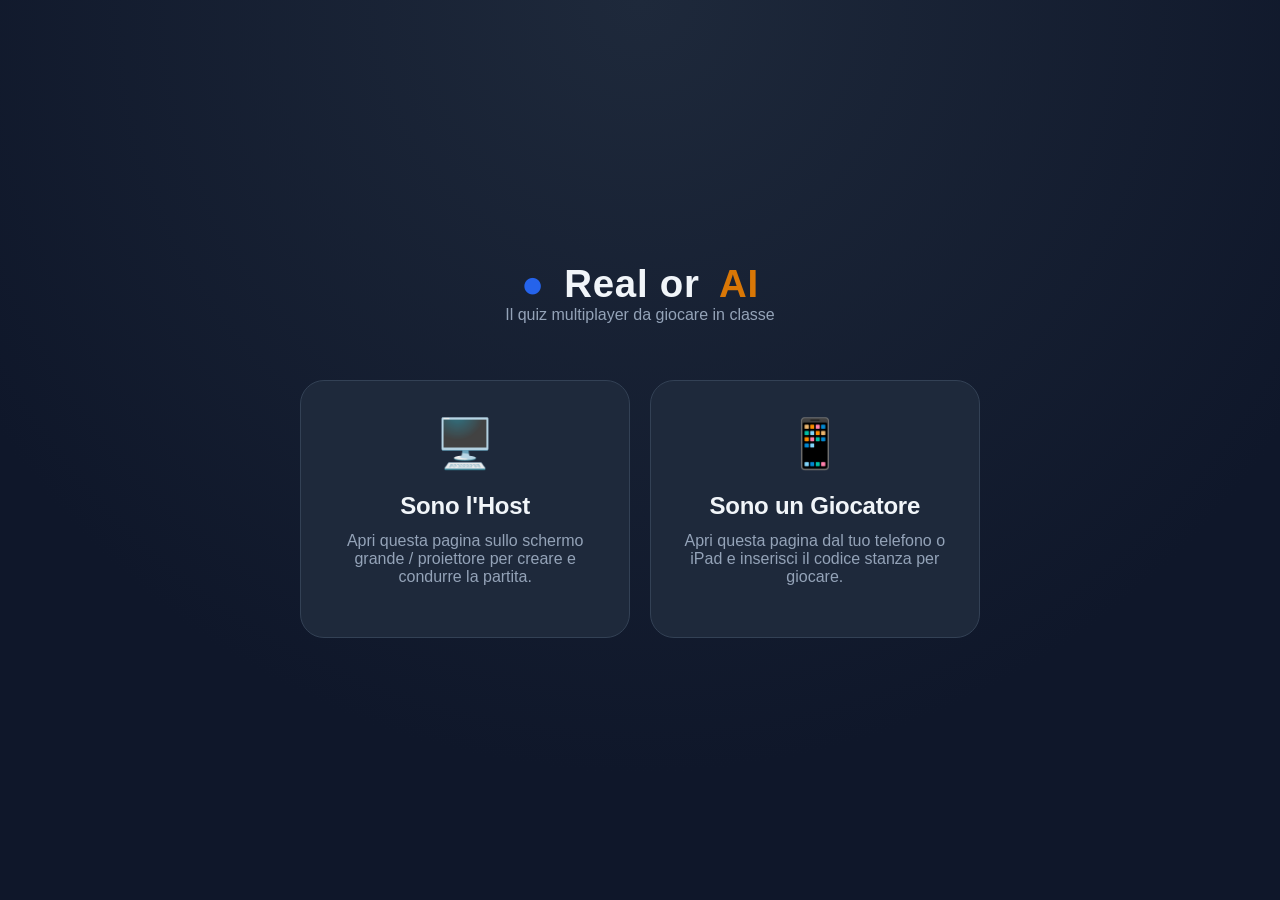
<file: index.html>
<!doctype html>
<html lang="it">
<head>
  <meta charset="UTF-8" />
  <meta name="viewport" content="width=device-width, initial-scale=1, viewport-fit=cover" />
  <title>Real or AI</title>
  <link rel="stylesheet" href="css/common.css?v=__CACHEBUST__" />
  <style>
    .choice-grid {
      display: grid;
      grid-template-columns: 1fr 1fr;
      gap: 1.2em;
      max-width: 680px;
      width: 100%;
    }
    @media (max-width: 620px) {
      .choice-grid {
        grid-template-columns: 1fr;
      }
    }
    .choice-card {
      text-align: center;
      padding: 2.2em 1.5em;
      text-decoration: none;
      display: block;
    }
    .choice-card .icon {
      font-size: 3rem;
      display: block;
      margin-bottom: 0.4em;
    }
    .choice-card h2 {
      color: var(--color-text);
    }
    .landing-title {
      text-align: center;
      margin-bottom: 1.5em;
    }
    .landing-title .brand {
      font-size: 2.4rem;
    }
  </style>
</head>
<body>
  <div class="center-screen">
    <div class="stack" style="align-items: center; width: 100%;">
      <div class="landing-title">
        <div class="brand">
          <span class="dot-real">●</span> Real or <span class="dot-ai">AI</span>
        </div>
        <p>Il quiz multiplayer da giocare in classe</p>
      </div>
      <div class="choice-grid">
        <a class="card choice-card" href="host.html">
          <span class="icon">🖥️</span>
          <h2>Sono l'Host</h2>
          <p>Apri questa pagina sullo schermo grande / proiettore per creare e condurre la partita.</p>
        </a>
        <a class="card choice-card" href="player.html">
          <span class="icon">📱</span>
          <h2>Sono un Giocatore</h2>
          <p>Apri questa pagina dal tuo telefono o iPad e inserisci il codice stanza per giocare.</p>
        </a>
      </div>
    </div>
  </div>
</body>
</html>
</file>
<file: css/common.css>
:root {
  --color-bg: #0f172a;
  --color-bg-alt: #1e293b;
  --color-surface: #1e293b;
  --color-surface-2: #273449;
  --color-border: #334155;
  --color-text: #f1f5f9;
  --color-text-dim: #94a3b8;
  --color-primary: #6366f1;
  --color-primary-dark: #4338ca;
  --color-accent: #f59e0b;
  --color-real: #2563eb;
  --color-ai: #d97706;
  --color-success: #16a34a;
  --color-error: #dc2626;
  --radius: 14px;
  --radius-lg: 24px;
  --font: "Segoe UI", "Helvetica Neue", Arial, sans-serif;
}

* {
  box-sizing: border-box;
}

html,
body {
  margin: 0;
  padding: 0;
  height: 100%;
}

body {
  font-family: var(--font);
  background: radial-gradient(circle at top, #1e293b 0%, #0f172a 70%);
  color: var(--color-text);
  min-height: 100vh;
  -webkit-tap-highlight-color: transparent;
}

h1,
h2,
h3 {
  margin: 0 0 0.5em;
  font-weight: 800;
  letter-spacing: -0.01em;
}

p {
  margin: 0 0 1em;
  color: var(--color-text-dim);
}

a {
  color: var(--color-accent);
}

button {
  font-family: inherit;
  cursor: pointer;
  border: none;
  border-radius: var(--radius);
  background: var(--color-primary);
  color: white;
  font-weight: 700;
  padding: 0.9em 1.4em;
  font-size: 1rem;
  transition: transform 0.08s ease, background 0.15s ease, opacity 0.15s ease;
}

button:hover:not(:disabled) {
  background: var(--color-primary-dark);
}

button:active:not(:disabled) {
  transform: scale(0.97);
}

button:disabled {
  opacity: 0.5;
  cursor: not-allowed;
}

button.secondary {
  background: var(--color-surface-2);
  border: 1px solid var(--color-border);
}

button.secondary:hover:not(:disabled) {
  background: var(--color-border);
}

button.danger {
  background: transparent;
  border: 1px solid var(--color-error);
  color: var(--color-error);
}

button.danger:hover:not(:disabled) {
  background: var(--color-error);
  color: white;
}

input,
select {
  font-family: inherit;
  font-size: 1rem;
  padding: 0.8em 1em;
  border-radius: var(--radius);
  border: 1px solid var(--color-border);
  background: var(--color-surface-2);
  color: var(--color-text);
}

input::placeholder {
  color: var(--color-text-dim);
}

input:focus,
select:focus,
button:focus-visible {
  outline: 2px solid var(--color-accent);
  outline-offset: 2px;
}

.card {
  background: var(--color-surface);
  border: 1px solid var(--color-border);
  border-radius: var(--radius-lg);
  padding: 1.75em;
}

.stack {
  display: flex;
  flex-direction: column;
  gap: 1em;
}

.row {
  display: flex;
  gap: 1em;
  align-items: center;
}

.center-screen {
  min-height: 100vh;
  display: flex;
  align-items: center;
  justify-content: center;
  padding: 1.5em;
}

.hidden {
  display: none !important;
}

.badge {
  display: inline-flex;
  align-items: center;
  gap: 0.4em;
  padding: 0.3em 0.8em;
  border-radius: 999px;
  background: var(--color-surface-2);
  border: 1px solid var(--color-border);
  font-size: 0.85rem;
  color: var(--color-text-dim);
  font-weight: 600;
}

.error-banner {
  background: rgba(220, 38, 38, 0.15);
  border: 1px solid var(--color-error);
  color: #fecaca;
  padding: 0.9em 1.2em;
  border-radius: var(--radius);
  font-weight: 600;
}

.spinner {
  width: 2.2em;
  height: 2.2em;
  border-radius: 50%;
  border: 4px solid var(--color-border);
  border-top-color: var(--color-accent);
  animation: spin 0.8s linear infinite;
}

@keyframes spin {
  to {
    transform: rotate(360deg);
  }
}

.brand {
  font-size: 1.1rem;
  font-weight: 800;
  letter-spacing: 0.02em;
  display: inline-flex;
  align-items: center;
  gap: 0.5em;
}

.brand .dot-real {
  color: var(--color-real);
}

.brand .dot-ai {
  color: var(--color-ai);
}
</file>
